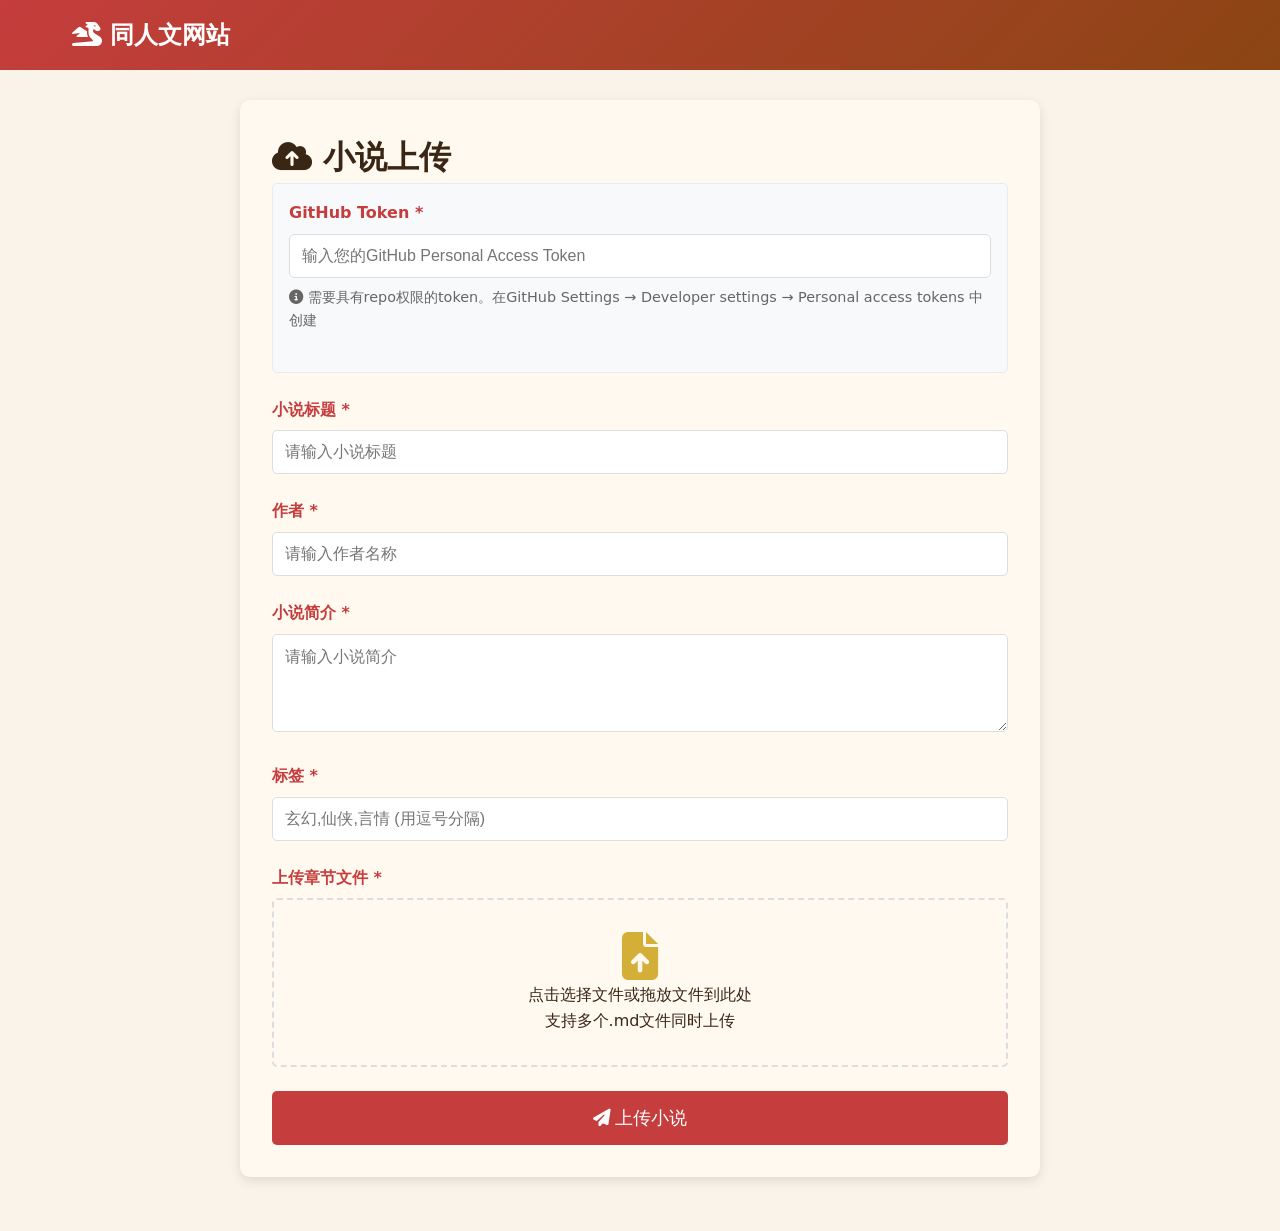
<file: upload.html>
<!DOCTYPE html>
<html lang="zh-CN">
<head>
    <meta charset="UTF-8">
    <meta name="viewport" content="width=device-width, initial-scale=1.0">
    <title>小说上传</title>
    <link rel="stylesheet" href="https://cdnjs.cloudflare.com/ajax/libs/font-awesome/6.4.0/css/all.min.css">
    <style>
        :root {
            --primary-color: #c53d3d;
            --secondary-color: #d4af37;
            --bg-color: #f9f3e9;
            --text-color: #3a2615;
            --card-bg: #fff9f0;
        }
        
        * {
            margin: 0;
            padding: 0;
            box-sizing: border-box;
        }
        
        body {
            font-family: 'Segoe UI', system-ui;
            background: var(--bg-color);
            color: var(--text-color);
            line-height: 1.6;
        }
        
        .navbar {
            background: linear-gradient(135deg, var(--primary-color), #8b4513);
            padding: 1rem 0;
            position: fixed;
            width: 100%;
            top: 0;
            z-index: 1000;
        }
        
        .nav-container {
            max-width: 1200px;
            margin: 0 auto;
            padding: 0 2rem;
            display: flex;
            justify-content: space-between;
            align-items: center;
        }
        
        .nav-logo {
            color: white;
            font-size: 1.5rem;
            font-weight: bold;
        }
        
        .upload-container {
            max-width: 800px;
            margin: 100px auto 50px;
            padding: 2rem;
            background: var(--card-bg);
            border-radius: 10px;
            box-shadow: 0 4px 12px rgba(0,0,0,0.1);
        }
        
        .form-group {
            margin-bottom: 1.5rem;
        }
        
        .form-group label {
            display: block;
            margin-bottom: 0.5rem;
            font-weight: bold;
            color: var(--primary-color);
        }
        
        .form-group input,
        .form-group textarea {
            width: 100%;
            padding: 12px;
            border: 1px solid #ddd;
            border-radius: 5px;
            font-size: 1rem;
        }
        
        .file-upload-area {
            border: 2px dashed #ddd;
            border-radius: 5px;
            padding: 2rem;
            text-align: center;
            cursor: pointer;
            transition: all 0.3s;
            position: relative;
        }
        
        .file-upload-area:hover {
            border-color: var(--secondary-color);
            background: rgba(212, 175, 55, 0.05);
        }
        
        .file-upload-area.dragover {
            border-color: var(--primary-color);
            background: rgba(197, 61, 61, 0.1);
        }
        
        .file-input {
            position: absolute;
            top: 0;
            left: 0;
            width: 100%;
            height: 100%;
            opacity: 0;
            cursor: pointer;
        }
        
        .file-list {
            margin-top: 1rem;
        }
        
        .file-item {
            display: flex;
            justify-content: space-between;
            align-items: center;
            padding: 10px;
            background: white;
            border-radius: 5px;
            margin-bottom: 5px;
            border: 1px solid #eee;
        }
        
        .file-remove {
            background: none;
            border: none;
            color: #ff4444;
            cursor: pointer;
            padding: 5px;
        }
        
        .submit-btn {
            background: var(--primary-color);
            color: white;
            border: none;
            padding: 15px 30px;
            border-radius: 5px;
            font-size: 1.1rem;
            cursor: pointer;
            width: 100%;
            transition: background 0.3s;
        }
        
        .submit-btn:hover:not(:disabled) {
            background: #a83232;
        }
        
        .submit-btn:disabled {
            background: #ccc;
            cursor: not-allowed;
        }
        
        .status-message {
            padding: 1rem;
            border-radius: 5px;
            margin-top: 1rem;
            display: none;
        }
        
        .status-success {
            background: #d4edda;
            color: #155724;
            border: 1px solid #c3e6cb;
        }
        
        .status-error {
            background: #f8d7da;
            color: #721c24;
            border: 1px solid #f5c6cb;
        }
        
        .status-processing {
            background: #cce7ff;
            color: #004085;
            border: 1px solid #b3d7ff;
        }
        
        .github-token-section {
            background: #f8f9fa;
            border: 1px solid #e9ecef;
            border-radius: 5px;
            padding: 1rem;
            margin-bottom: 1.5rem;
        }
        
        .token-info {
            font-size: 0.9rem;
            color: #666;
            margin-top: 0.5rem;
        }
    </style>
</head>
<body>
    <nav class="navbar">
        <div class="nav-container">
            <div class="nav-logo">
                <i class="fas fa-dragon"></i> 同人文网站
            </div>
        </div>
    </nav>

    <div class="upload-container">
        <h1><i class="fas fa-cloud-upload-alt"></i> 小说上传</h1>
        
        <div id="statusMessage" class="status-message"></div>
        
        <form id="uploadForm">
            <div class="github-token-section">
                <div class="form-group">
                    <label for="githubToken">GitHub Token *</label>
                    <input type="password" id="githubToken" required 
                           placeholder="输入您的GitHub Personal Access Token">
                    <div class="token-info">
                        <i class="fas fa-info-circle"></i> 
                        需要具有repo权限的token。在GitHub Settings → Developer settings → Personal access tokens 中创建
                    </div>
                </div>
            </div>
            
            <div class="form-group">
                <label for="novelTitle">小说标题 *</label>
                <input type="text" id="novelTitle" required placeholder="请输入小说标题">
            </div>
            
            <div class="form-group">
                <label for="novelAuthor">作者 *</label>
                <input type="text" id="novelAuthor" required placeholder="请输入作者名称">
            </div>
            
            <div class="form-group">
                <label for="novelDescription">小说简介 *</label>
                <textarea id="novelDescription" required placeholder="请输入小说简介" rows="4"></textarea>
            </div>
            
            <div class="form-group">
                <label for="novelTags">标签 *</label>
                <input type="text" id="novelTags" required placeholder="玄幻,仙侠,言情 (用逗号分隔)">
            </div>
            
            <div class="form-group">
                <label>上传章节文件 *</label>
                <div class="file-upload-area" id="dropZone">
                    <i class="fas fa-file-upload" style="font-size: 3rem; color: var(--secondary-color);"></i>
                    <p>点击选择文件或拖放文件到此处</p>
                    <p>支持多个.md文件同时上传</p>
                    <input type="file" id="fileInput" class="file-input" multiple accept=".md">
                </div>
                <div class="file-list" id="fileList"></div>
            </div>
            
            <button type="submit" class="submit-btn" id="submitBtn">
                <i class="fas fa-paper-plane"></i> 上传小说
            </button>
        </form>
    </div>

    <script>
        class GitHubNovelUploader {
            constructor() {
                this.files = [];
                this.uploading = false;
                this.init();
            }

            init() {
                this.setupEventListeners();
            }

            setupEventListeners() {
                const form = document.getElementById('uploadForm');
                const dropZone = document.getElementById('dropZone');
                const fileInput = document.getElementById('fileInput');

                // 表单提交
                form.addEventListener('submit', (e) => this.handleSubmit(e));

                // 文件选择
                fileInput.addEventListener('change', (e) => this.handleFiles(e.target.files));

                // 拖放功能
                dropZone.addEventListener('dragover', (e) => {
                    e.preventDefault();
                    dropZone.classList.add('dragover');
                });

                dropZone.addEventListener('dragleave', () => {
                    dropZone.classList.remove('dragover');
                });

                dropZone.addEventListener('drop', (e) => {
                    e.preventDefault();
                    dropZone.classList.remove('dragover');
                    this.handleFiles(e.dataTransfer.files);
                });
            }

            handleFiles(fileList) {
                for (let file of fileList) {
                    if (file.name.endsWith('.md')) {
                        if (file.size > 10 * 1024 * 1024) {
                            this.showStatus('文件大小不能超过10MB: ' + file.name, 'error');
                            continue;
                        }

                        if (!this.files.some(f => f.name === file.name && f.size === file.size)) {
                            this.files.push(file);
                        }
                    } else {
                        this.showStatus('请上传Markdown文件(.md): ' + file.name, 'error');
                    }
                }
                this.updateFileList();
            }

            updateFileList() {
                const fileList = document.getElementById('fileList');
                fileList.innerHTML = '';

                this.files.forEach((file, index) => {
                    const fileItem = document.createElement('div');
                    fileItem.className = 'file-item';
                    fileItem.innerHTML = `
                        <span>${file.name}</span>
                        <span>${this.formatFileSize(file.size)}</span>
                        <button type="button" class="file-remove" onclick="uploader.removeFile(${index})">
                            <i class="fas fa-times"></i>
                        </button>
                    `;
                    fileList.appendChild(fileItem);
                });
            }

            removeFile(index) {
                this.files.splice(index, 1);
                this.updateFileList();
            }

            async handleSubmit(e) {
                e.preventDefault();
                
                if (this.uploading) return;
                
                if (!this.validateForm()) return;

                this.uploading = true;
                this.showStatus('开始处理上传...', 'processing');
                this.disableForm(true);

                try {
                    await this.processUpload();
                    this.showStatus('上传成功！系统正在处理您的文件...', 'success');
                    document.getElementById('uploadForm').reset();
                    this.files = [];
                    this.updateFileList();
                    
                    setTimeout(() => {
                        window.location.href = 'index.html';
                    }, 3000);
                    
                } catch (error) {
                    this.showStatus('上传失败: ' + error.message, 'error');
                } finally {
                    this.uploading = false;
                    this.disableForm(false);
                }
            }

            validateForm() {
                const token = document.getElementById('githubToken').value.trim();
                const title = document.getElementById('novelTitle').value.trim();
                const author = document.getElementById('novelAuthor').value.trim();
                const description = document.getElementById('novelDescription').value.trim();
                const tags = document.getElementById('novelTags').value.trim();

                if (!token) {
                    this.showStatus('请输入GitHub Token', 'error');
                    return false;
                }

                if (!title) {
                    this.showStatus('请输入小说标题', 'error');
                    return false;
                }

                if (!author) {
                    this.showStatus('请输入作者名称', 'error');
                    return false;
                }

                if (!description) {
                    this.showStatus('请输入小说简介', 'error');
                    return false;
                }

                if (!tags) {
                    this.showStatus('请输入标签', 'error');
                    return false;
                }

                if (this.files.length === 0) {
                    this.showStatus('请至少上传一个章节文件', 'error');
                    return false;
                }

                return true;
            }

            async processUpload() {
                const uploadData = this.prepareUploadData();
                await this.simulateUpload(uploadData);
            }

            prepareUploadData() {
                return {
                    title: document.getElementById('novelTitle').value.trim(),
                    author: document.getElementById('novelAuthor').value.trim(),
                    description: document.getElementById('novelDescription').value.trim(),
                    tags: document.getElementById('novelTags').value.split(',').map(tag => tag.trim()),
                    files: this.files,
                    timestamp: new Date().toISOString()
                };
            }

            async simulateUpload(uploadData) {
                return new Promise((resolve) => {
                    setTimeout(() => {
                        console.log('上传数据:', uploadData);
                        console.log('文件数量:', this.files.length);
                        resolve();
                    }, 2000);
                });
            }

            showStatus(message, type) {
                const statusElement = document.getElementById('statusMessage');
                statusElement.textContent = message;
                statusElement.className = `status-message status-${type}`;
                statusElement.style.display = 'block';
            }

            disableForm(disabled) {
                const inputs = document.querySelectorAll('#uploadForm input, #uploadForm textarea, #uploadForm button');
                inputs.forEach(input => {
                    input.disabled = disabled;
                });
                
                const submitBtn = document.getElementById('submitBtn');
                if (disabled) {
                    submitBtn.innerHTML = '<i class="fas fa-spinner fa-spin"></i> 上传中...';
                    submitBtn.style.opacity = '0.6';
                } else {
                    submitBtn.innerHTML = '<i class="fas fa-paper-plane"></i> 上传小说';
                    submitBtn.style.opacity = '1';
                }
            }

            formatFileSize(bytes) {
                if (bytes === 0) return '0 Bytes';
                const k = 1024;
                const sizes = ['Bytes', 'KB', 'MB', 'GB'];
                const i = Math.floor(Math.log(bytes) / Math.log(k));
                return parseFloat((bytes / Math.pow(k, i)).toFixed(2)) + ' ' + sizes[i];
            }
        }

        // 初始化上传器
        const uploader = new GitHubNovelUploader();
    </script>
</body>
</html>
</file>
